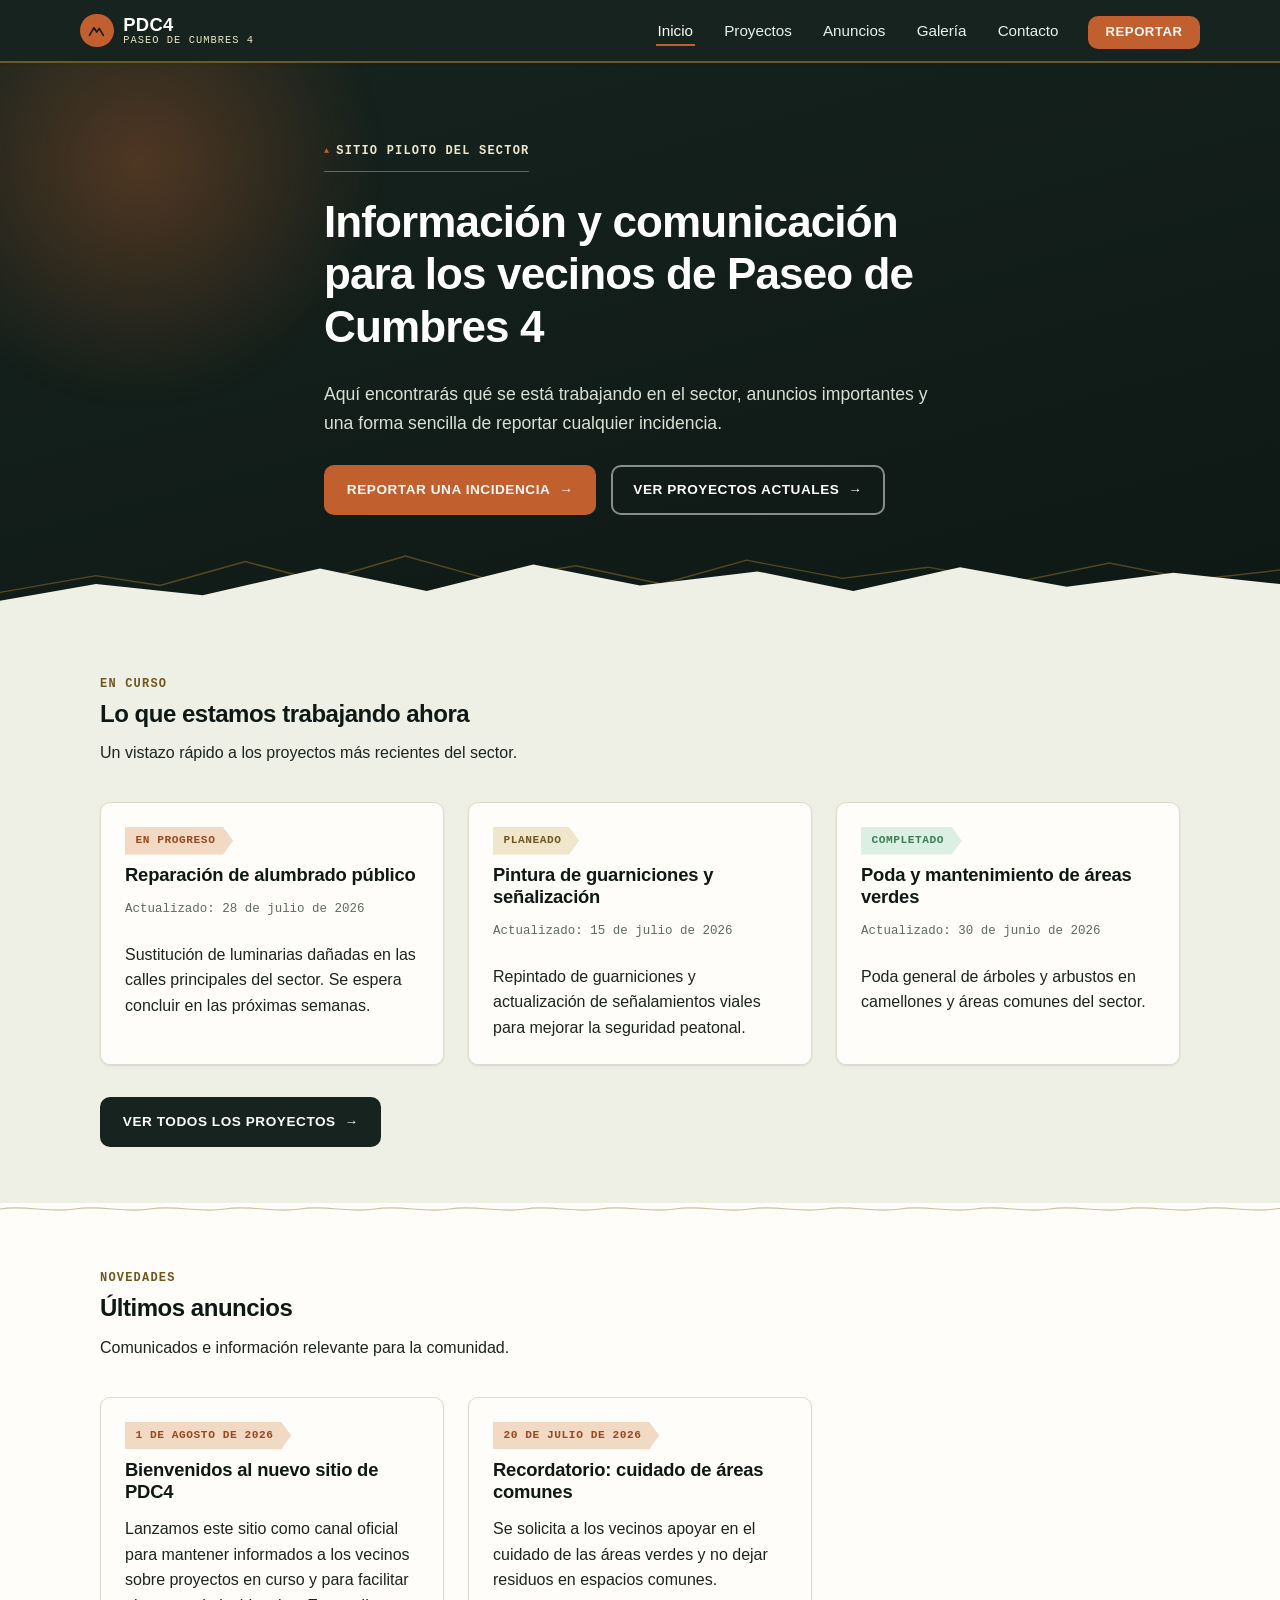
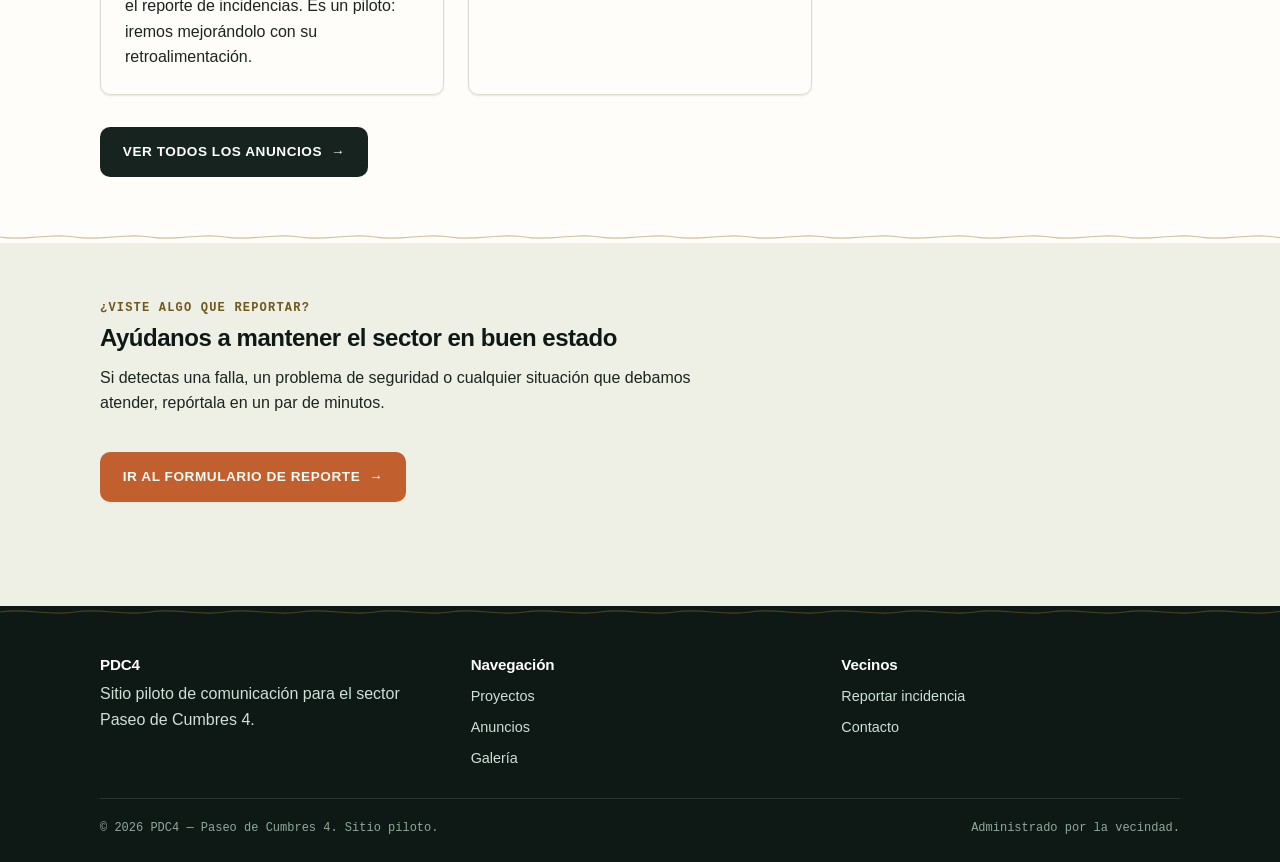
<file: index.html>
<!DOCTYPE html>
<html lang="es">
<head>
  <meta charset="UTF-8" />
  <meta name="viewport" content="width=device-width, initial-scale=1.0" />
  <title>PDC4 · Paseo de Cumbres 4</title>
  <meta name="description" content="Sitio oficial del sector Paseo de Cumbres 4: proyectos en curso, anuncios y reporte de incidencias para los vecinos." />
  <link rel="icon" href="data:image/svg+xml,%3Csvg xmlns='http://www.w3.org/2000/svg' viewBox='0 0 100 100'%3E%3Crect width='100' height='100' rx='20' fill='%2316231e'/%3E%3Cpath d='M15 72 L38 34 L52 56 L65 28 L90 72 Z' fill='%23c1602e'/%3E%3C/svg%3E" />
  <link rel="stylesheet" href="css/styles.css" />
</head>
<body>
  <a class="skip-link" href="#main">Saltar al contenido principal</a>

  <header class="site-header">
    <nav class="nav container" data-open="false">
      <a class="nav__brand" href="index.html">
        <span class="nav__brand-mark" aria-hidden="true"><svg viewBox="0 0 24 24" width="18" height="18" fill="none" stroke="currentColor" stroke-width="2.2" stroke-linecap="round" stroke-linejoin="round"><path d="M2 19 L8.5 8 L12.5 14.5 L16 9 L22 19"/></svg></span>
        <span class="nav__brand-text">
          PDC4
          <span class="nav__brand-sub">Paseo de Cumbres 4</span>
        </span>
      </a>
      <button class="nav__toggle" type="button" aria-expanded="false" aria-controls="nav-list" aria-label="Abrir menú de navegación">
        <span class="nav__toggle-icon"></span>
      </button>
      <ul class="nav__list" id="nav-list">
        <li><a class="nav__link" href="index.html" aria-current="page">Inicio</a></li>
        <li><a class="nav__link" href="proyectos.html">Proyectos</a></li>
        <li><a class="nav__link" href="anuncios.html">Anuncios</a></li>
        <li><a class="nav__link" href="galeria.html">Galería</a></li>
        <li><a class="nav__link" href="contacto.html">Contacto</a></li>
        <li><a class="nav__link nav__cta" href="reportar.html">Reportar</a></li>
      </ul>
    </nav>
  </header>

  <main id="main">
    <section class="hero">
      <div class="container hero__inner">
        <span class="hero__eyebrow">Sitio piloto del sector</span>
        <h1>Información y comunicación para los vecinos de Paseo de Cumbres 4</h1>
        <p>
          Aquí encontrarás qué se está trabajando en el sector, anuncios importantes
          y una forma sencilla de reportar cualquier incidencia.
        </p>
        <div class="hero__actions">
          <a class="btn btn--primary" href="reportar.html">Reportar una incidencia</a>
          <a class="btn btn--outline" href="proyectos.html">Ver proyectos actuales</a>
        </div>
      </div>
    </section>

    <section class="section">
      <div class="container">
        <div class="section__head">
          <span class="section__kicker">En curso</span>
          <h2>Lo que estamos trabajando ahora</h2>
          <p>Un vistazo rápido a los proyectos más recientes del sector.</p>
        </div>
        <div class="grid" id="proyectos-destacados">
          <p class="state-msg">Cargando proyectos…</p>
        </div>
        <div class="section__foot">
          <a class="btn btn--solid-dark" href="proyectos.html">Ver todos los proyectos</a>
        </div>
      </div>
    </section>

    <section class="section section--muted">
      <div class="container">
        <div class="section__head">
          <span class="section__kicker">Novedades</span>
          <h2>Últimos anuncios</h2>
          <p>Comunicados e información relevante para la comunidad.</p>
        </div>
        <div class="grid" id="anuncios-destacados">
          <p class="state-msg">Cargando anuncios…</p>
        </div>
        <div class="section__foot">
          <a class="btn btn--solid-dark" href="anuncios.html">Ver todos los anuncios</a>
        </div>
      </div>
    </section>

    <section class="section">
      <div class="container">
        <div class="section__head">
          <span class="section__kicker">¿Viste algo que reportar?</span>
          <h2>Ayúdanos a mantener el sector en buen estado</h2>
          <p>
            Si detectas una falla, un problema de seguridad o cualquier situación que
            debamos atender, repórtala en un par de minutos.
          </p>
        </div>
        <a class="btn btn--primary" href="reportar.html">Ir al formulario de reporte</a>
      </div>
    </section>
  </main>

  <footer class="site-footer">
    <div class="container">
      <div class="footer-grid">
        <div>
          <h4>PDC4</h4>
          <p>Sitio piloto de comunicación para el sector Paseo de Cumbres 4.</p>
        </div>
        <div>
          <h4>Navegación</h4>
          <a href="proyectos.html">Proyectos</a>
          <a href="anuncios.html">Anuncios</a>
          <a href="galeria.html">Galería</a>
        </div>
        <div>
          <h4>Vecinos</h4>
          <a href="reportar.html">Reportar incidencia</a>
          <a href="contacto.html">Contacto</a>
        </div>
      </div>
      <div class="site-footer__bottom">
        <span>© 2026 PDC4 — Paseo de Cumbres 4. Sitio piloto.</span>
        <span>Administrado por la vecindad.</span>
      </div>
    </div>
  </footer>

  <script src="js/main.js"></script>
</body>
</html>
</file>
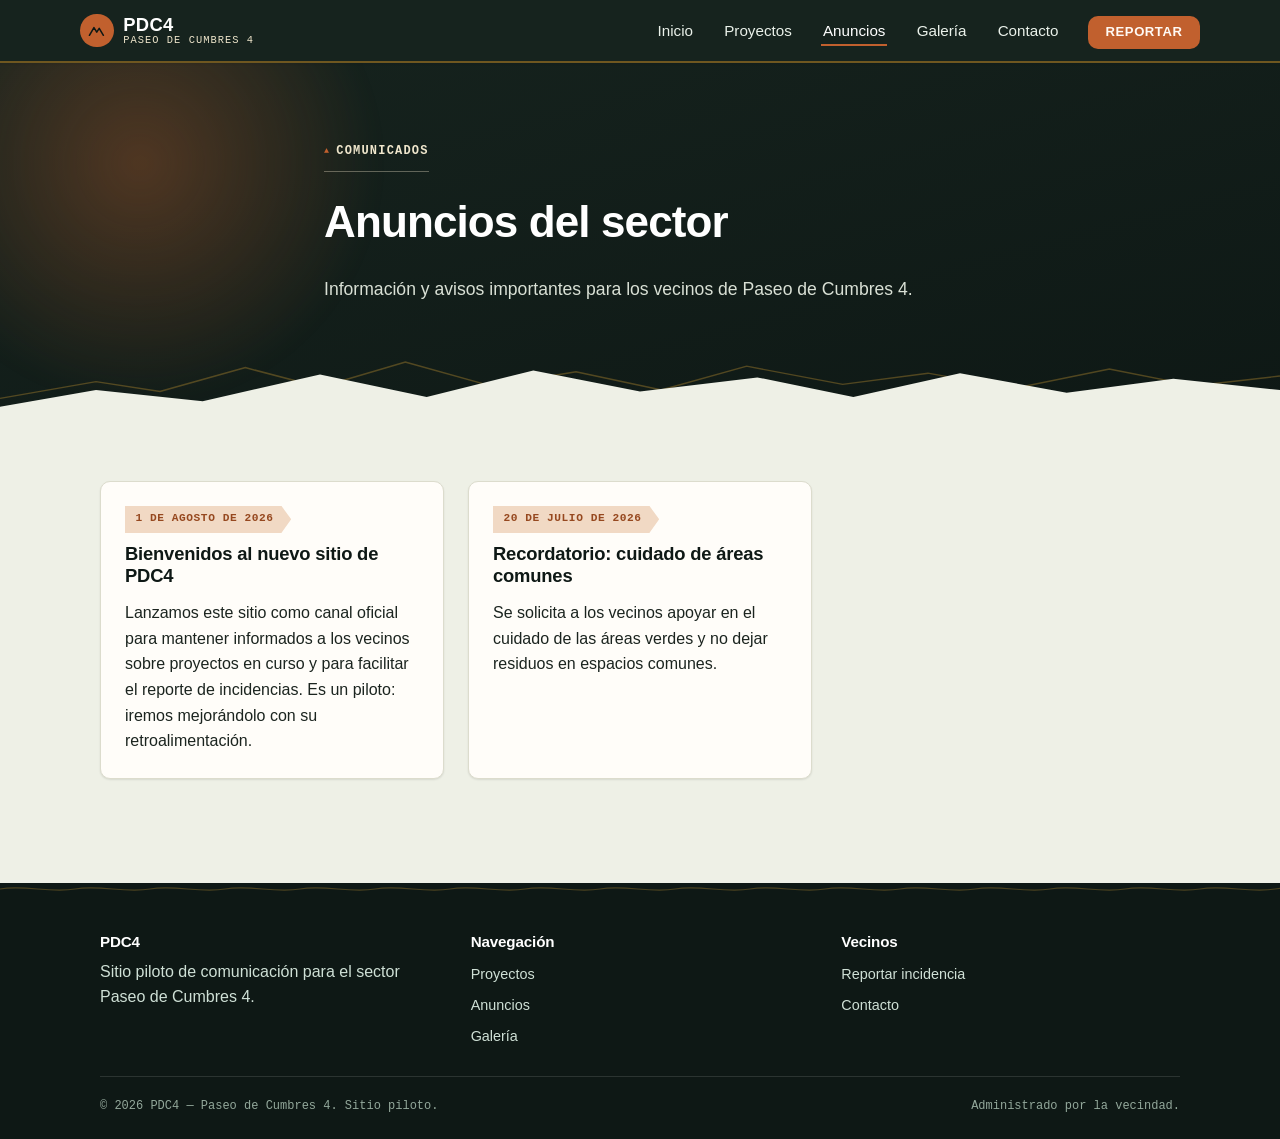
<file: anuncios.html>
<!DOCTYPE html>
<html lang="es">
<head>
  <meta charset="UTF-8" />
  <meta name="viewport" content="width=device-width, initial-scale=1.0" />
  <title>Anuncios · PDC4</title>
  <meta name="description" content="Anuncios y comunicados oficiales para los vecinos del sector Paseo de Cumbres 4." />
  <link rel="icon" href="data:image/svg+xml,%3Csvg xmlns='http://www.w3.org/2000/svg' viewBox='0 0 100 100'%3E%3Crect width='100' height='100' rx='20' fill='%2316231e'/%3E%3Cpath d='M15 72 L38 34 L52 56 L65 28 L90 72 Z' fill='%23c1602e'/%3E%3C/svg%3E" />
  <link rel="stylesheet" href="css/styles.css" />
</head>
<body>
  <a class="skip-link" href="#main">Saltar al contenido principal</a>

  <header class="site-header">
    <nav class="nav container" data-open="false">
      <a class="nav__brand" href="index.html">
        <span class="nav__brand-mark" aria-hidden="true"><svg viewBox="0 0 24 24" width="18" height="18" fill="none" stroke="currentColor" stroke-width="2.2" stroke-linecap="round" stroke-linejoin="round"><path d="M2 19 L8.5 8 L12.5 14.5 L16 9 L22 19"/></svg></span>
        <span class="nav__brand-text">
          PDC4
          <span class="nav__brand-sub">Paseo de Cumbres 4</span>
        </span>
      </a>
      <button class="nav__toggle" type="button" aria-expanded="false" aria-controls="nav-list" aria-label="Abrir menú de navegación">
        <span class="nav__toggle-icon"></span>
      </button>
      <ul class="nav__list" id="nav-list">
        <li><a class="nav__link" href="index.html">Inicio</a></li>
        <li><a class="nav__link" href="proyectos.html">Proyectos</a></li>
        <li><a class="nav__link" href="anuncios.html" aria-current="page">Anuncios</a></li>
        <li><a class="nav__link" href="galeria.html">Galería</a></li>
        <li><a class="nav__link" href="contacto.html">Contacto</a></li>
        <li><a class="nav__link nav__cta" href="reportar.html">Reportar</a></li>
      </ul>
    </nav>
  </header>

  <main id="main">
    <section class="hero">
      <div class="container hero__inner">
        <span class="hero__eyebrow">Comunicados</span>
        <h1>Anuncios del sector</h1>
        <p>Información y avisos importantes para los vecinos de Paseo de Cumbres 4.</p>
      </div>
    </section>

    <section class="section">
      <div class="container">
        <div class="grid" id="anuncios-lista">
          <p class="state-msg">Cargando anuncios…</p>
        </div>
      </div>
    </section>
  </main>

  <footer class="site-footer">
    <div class="container">
      <div class="footer-grid">
        <div>
          <h4>PDC4</h4>
          <p>Sitio piloto de comunicación para el sector Paseo de Cumbres 4.</p>
        </div>
        <div>
          <h4>Navegación</h4>
          <a href="proyectos.html">Proyectos</a>
          <a href="anuncios.html">Anuncios</a>
          <a href="galeria.html">Galería</a>
        </div>
        <div>
          <h4>Vecinos</h4>
          <a href="reportar.html">Reportar incidencia</a>
          <a href="contacto.html">Contacto</a>
        </div>
      </div>
      <div class="site-footer__bottom">
        <span>© 2026 PDC4 — Paseo de Cumbres 4. Sitio piloto.</span>
        <span>Administrado por la vecindad.</span>
      </div>
    </div>
  </footer>

  <script src="js/main.js"></script>
</body>
</html>
</file>
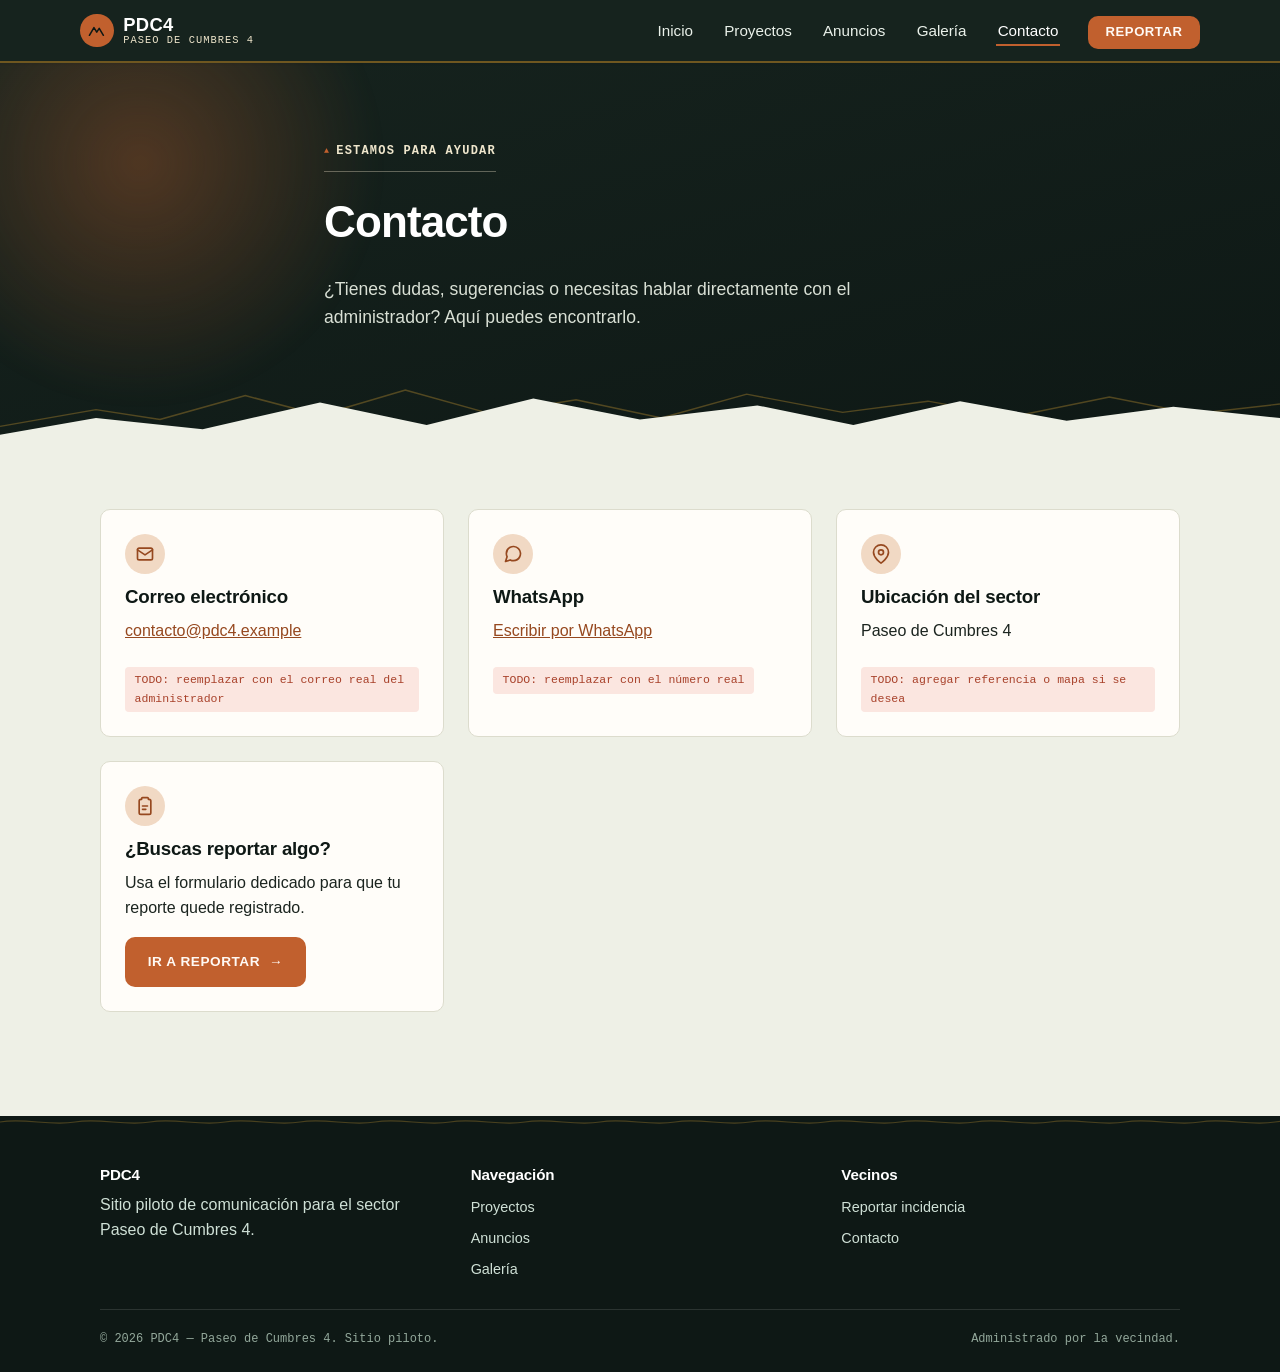
<file: contacto.html>
<!DOCTYPE html>
<html lang="es">
<head>
  <meta charset="UTF-8" />
  <meta name="viewport" content="width=device-width, initial-scale=1.0" />
  <title>Contacto · PDC4</title>
  <meta name="description" content="Información de contacto del administrador del sector Paseo de Cumbres 4." />
  <link rel="icon" href="data:image/svg+xml,%3Csvg xmlns='http://www.w3.org/2000/svg' viewBox='0 0 100 100'%3E%3Crect width='100' height='100' rx='20' fill='%2316231e'/%3E%3Cpath d='M15 72 L38 34 L52 56 L65 28 L90 72 Z' fill='%23c1602e'/%3E%3C/svg%3E" />
  <link rel="stylesheet" href="css/styles.css" />
</head>
<body>
  <a class="skip-link" href="#main">Saltar al contenido principal</a>

  <header class="site-header">
    <nav class="nav container" data-open="false">
      <a class="nav__brand" href="index.html">
        <span class="nav__brand-mark" aria-hidden="true"><svg viewBox="0 0 24 24" width="18" height="18" fill="none" stroke="currentColor" stroke-width="2.2" stroke-linecap="round" stroke-linejoin="round"><path d="M2 19 L8.5 8 L12.5 14.5 L16 9 L22 19"/></svg></span>
        <span class="nav__brand-text">
          PDC4
          <span class="nav__brand-sub">Paseo de Cumbres 4</span>
        </span>
      </a>
      <button class="nav__toggle" type="button" aria-expanded="false" aria-controls="nav-list" aria-label="Abrir menú de navegación">
        <span class="nav__toggle-icon"></span>
      </button>
      <ul class="nav__list" id="nav-list">
        <li><a class="nav__link" href="index.html">Inicio</a></li>
        <li><a class="nav__link" href="proyectos.html">Proyectos</a></li>
        <li><a class="nav__link" href="anuncios.html">Anuncios</a></li>
        <li><a class="nav__link" href="galeria.html">Galería</a></li>
        <li><a class="nav__link" href="contacto.html" aria-current="page">Contacto</a></li>
        <li><a class="nav__link nav__cta" href="reportar.html">Reportar</a></li>
      </ul>
    </nav>
  </header>

  <main id="main">
    <section class="hero">
      <div class="container hero__inner">
        <span class="hero__eyebrow">Estamos para ayudar</span>
        <h1>Contacto</h1>
        <p>¿Tienes dudas, sugerencias o necesitas hablar directamente con el administrador? Aquí puedes encontrarlo.</p>
      </div>
    </section>

    <section class="section">
      <div class="container">
        <div class="contact-grid">
          <div class="contact-card">
            <div class="contact-card__icon" aria-hidden="true"><svg viewBox="0 0 24 24" width="20" height="20" fill="none" stroke="currentColor" stroke-width="2" stroke-linecap="round" stroke-linejoin="round"><rect x="3" y="5" width="18" height="14" rx="2"/><path d="M3 7l9 6 9-6"/></svg></div>
            <h3>Correo electrónico</h3>
            <p><a href="mailto:contacto@pdc4.example">contacto@pdc4.example</a></p>
            <span class="editable-note">TODO: reemplazar con el correo real del administrador</span>
          </div>
          <div class="contact-card">
            <div class="contact-card__icon" aria-hidden="true"><svg viewBox="0 0 24 24" width="20" height="20" fill="none" stroke="currentColor" stroke-width="2" stroke-linecap="round" stroke-linejoin="round"><path d="M21 11.5a8.38 8.38 0 0 1-.9 3.8 8.5 8.5 0 0 1-7.6 4.7 8.38 8.38 0 0 1-3.8-.9L3 21l1.9-5.7a8.38 8.38 0 0 1-.9-3.8 8.5 8.5 0 0 1 4.7-7.6 8.38 8.38 0 0 1 3.8-.9h.5a8.48 8.48 0 0 1 8 8v.5z"/></svg></div>
            <h3>WhatsApp</h3>
            <p><a href="https://wa.me/0000000000" target="_blank" rel="noopener">Escribir por WhatsApp</a></p>
            <span class="editable-note">TODO: reemplazar con el número real</span>
          </div>
          <div class="contact-card">
            <div class="contact-card__icon" aria-hidden="true"><svg viewBox="0 0 24 24" width="20" height="20" fill="none" stroke="currentColor" stroke-width="2" stroke-linecap="round" stroke-linejoin="round"><path d="M21 10c0 7-9 13-9 13s-9-6-9-13a9 9 0 0 1 18 0z"/><circle cx="12" cy="10" r="3"/></svg></div>
            <h3>Ubicación del sector</h3>
            <p>Paseo de Cumbres 4</p>
            <span class="editable-note">TODO: agregar referencia o mapa si se desea</span>
          </div>
          <div class="contact-card">
            <div class="contact-card__icon" aria-hidden="true"><svg viewBox="0 0 24 24" width="20" height="20" fill="none" stroke="currentColor" stroke-width="2" stroke-linecap="round" stroke-linejoin="round"><path d="M9 2h6a1 1 0 0 1 1 1v1h1a2 2 0 0 1 2 2v14a2 2 0 0 1-2 2H7a2 2 0 0 1-2-2V6a2 2 0 0 1 2-2h1V3a1 1 0 0 1 1-1z"/><path d="M9 12h6M9 16h4"/></svg></div>
            <h3>¿Buscas reportar algo?</h3>
            <p>Usa el formulario dedicado para que tu reporte quede registrado.</p>
            <a class="btn btn--primary" href="reportar.html">Ir a Reportar</a>
          </div>
        </div>
      </div>
    </section>
  </main>

  <footer class="site-footer">
    <div class="container">
      <div class="footer-grid">
        <div>
          <h4>PDC4</h4>
          <p>Sitio piloto de comunicación para el sector Paseo de Cumbres 4.</p>
        </div>
        <div>
          <h4>Navegación</h4>
          <a href="proyectos.html">Proyectos</a>
          <a href="anuncios.html">Anuncios</a>
          <a href="galeria.html">Galería</a>
        </div>
        <div>
          <h4>Vecinos</h4>
          <a href="reportar.html">Reportar incidencia</a>
          <a href="contacto.html">Contacto</a>
        </div>
      </div>
      <div class="site-footer__bottom">
        <span>© 2026 PDC4 — Paseo de Cumbres 4. Sitio piloto.</span>
        <span>Administrado por la vecindad.</span>
      </div>
    </div>
  </footer>

  <script src="js/main.js"></script>
</body>
</html>
</file>
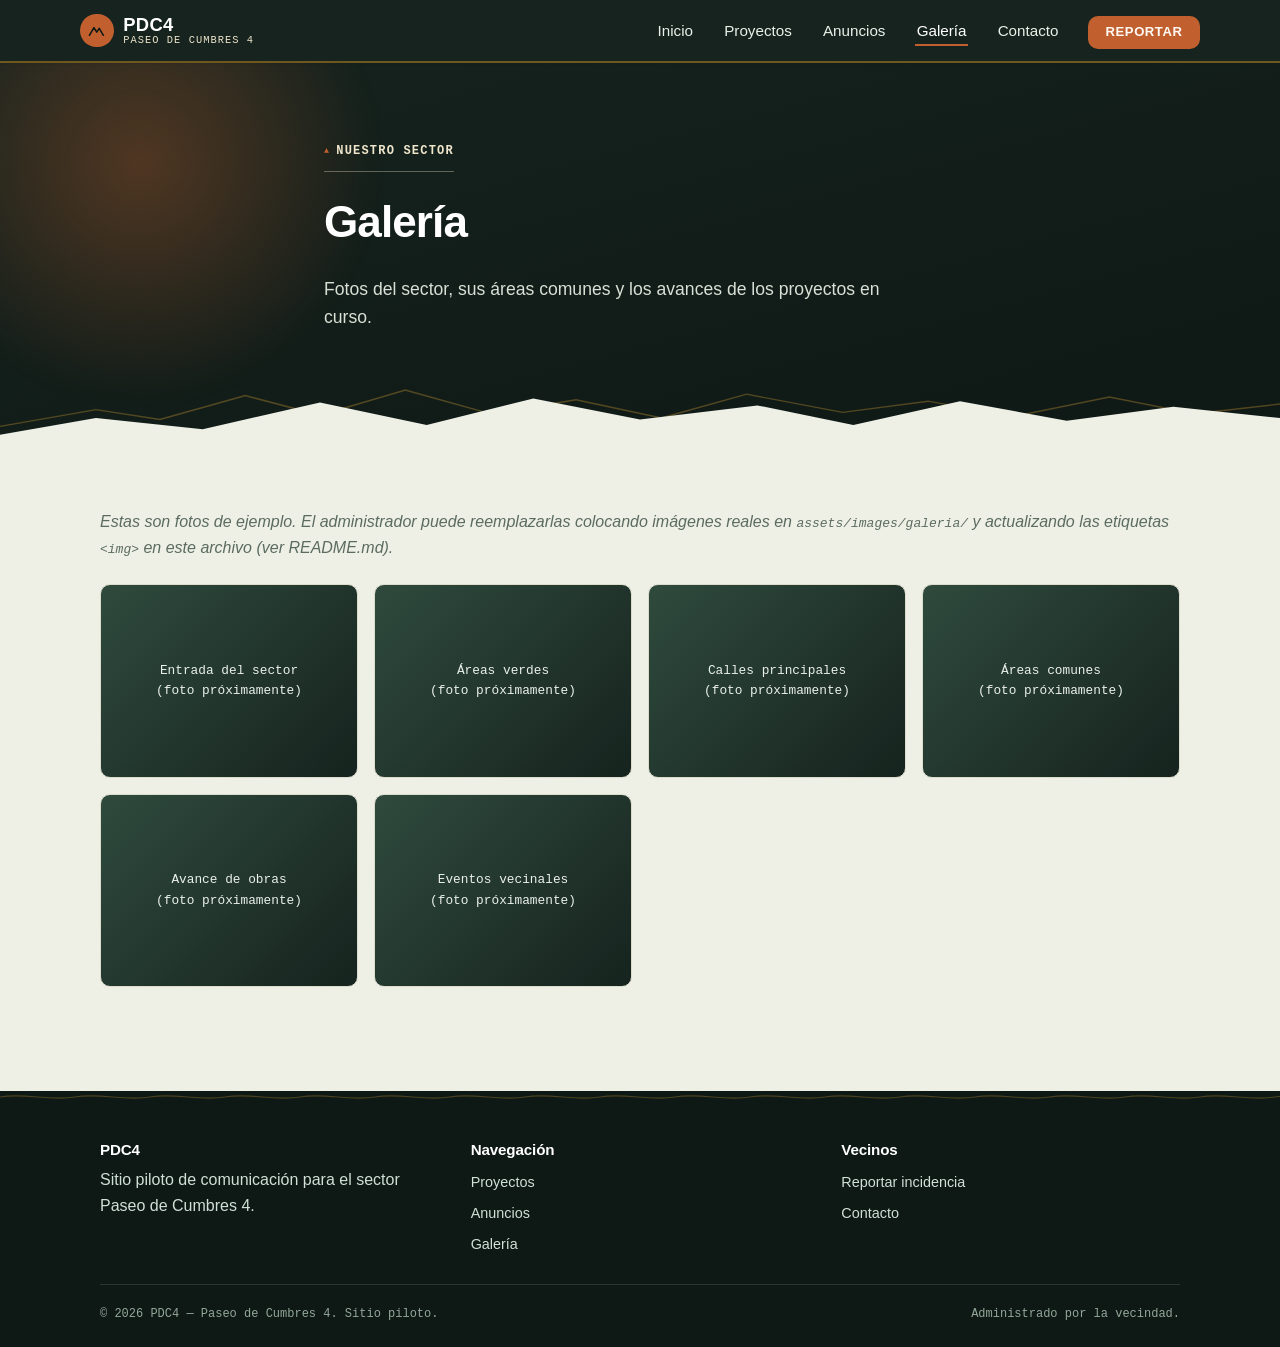
<file: galeria.html>
<!DOCTYPE html>
<html lang="es">
<head>
  <meta charset="UTF-8" />
  <meta name="viewport" content="width=device-width, initial-scale=1.0" />
  <title>Galería · PDC4</title>
  <meta name="description" content="Galería de fotos del sector Paseo de Cumbres 4." />
  <link rel="icon" href="data:image/svg+xml,%3Csvg xmlns='http://www.w3.org/2000/svg' viewBox='0 0 100 100'%3E%3Crect width='100' height='100' rx='20' fill='%2316231e'/%3E%3Cpath d='M15 72 L38 34 L52 56 L65 28 L90 72 Z' fill='%23c1602e'/%3E%3C/svg%3E" />
  <link rel="stylesheet" href="css/styles.css" />
</head>
<body>
  <a class="skip-link" href="#main">Saltar al contenido principal</a>

  <header class="site-header">
    <nav class="nav container" data-open="false">
      <a class="nav__brand" href="index.html">
        <span class="nav__brand-mark" aria-hidden="true"><svg viewBox="0 0 24 24" width="18" height="18" fill="none" stroke="currentColor" stroke-width="2.2" stroke-linecap="round" stroke-linejoin="round"><path d="M2 19 L8.5 8 L12.5 14.5 L16 9 L22 19"/></svg></span>
        <span class="nav__brand-text">
          PDC4
          <span class="nav__brand-sub">Paseo de Cumbres 4</span>
        </span>
      </a>
      <button class="nav__toggle" type="button" aria-expanded="false" aria-controls="nav-list" aria-label="Abrir menú de navegación">
        <span class="nav__toggle-icon"></span>
      </button>
      <ul class="nav__list" id="nav-list">
        <li><a class="nav__link" href="index.html">Inicio</a></li>
        <li><a class="nav__link" href="proyectos.html">Proyectos</a></li>
        <li><a class="nav__link" href="anuncios.html">Anuncios</a></li>
        <li><a class="nav__link" href="galeria.html" aria-current="page">Galería</a></li>
        <li><a class="nav__link" href="contacto.html">Contacto</a></li>
        <li><a class="nav__link nav__cta" href="reportar.html">Reportar</a></li>
      </ul>
    </nav>
  </header>

  <main id="main">
    <section class="hero">
      <div class="container hero__inner">
        <span class="hero__eyebrow">Nuestro sector</span>
        <h1>Galería</h1>
        <p>Fotos del sector, sus áreas comunes y los avances de los proyectos en curso.</p>
      </div>
    </section>

    <section class="section">
      <div class="container">
        <p class="state-msg" style="margin-bottom:1.5rem;">
          Estas son fotos de ejemplo. El administrador puede reemplazarlas colocando imágenes reales en
          <code>assets/images/galeria/</code> y actualizando las etiquetas <code>&lt;img&gt;</code> en este archivo (ver README.md).
        </p>
        <div class="gallery-grid">
          <div class="gallery-item"><span class="gallery-item__placeholder">Entrada del sector<br />(foto próximamente)</span></div>
          <div class="gallery-item"><span class="gallery-item__placeholder">Áreas verdes<br />(foto próximamente)</span></div>
          <div class="gallery-item"><span class="gallery-item__placeholder">Calles principales<br />(foto próximamente)</span></div>
          <div class="gallery-item"><span class="gallery-item__placeholder">Áreas comunes<br />(foto próximamente)</span></div>
          <div class="gallery-item"><span class="gallery-item__placeholder">Avance de obras<br />(foto próximamente)</span></div>
          <div class="gallery-item"><span class="gallery-item__placeholder">Eventos vecinales<br />(foto próximamente)</span></div>
        </div>
      </div>
    </section>
  </main>

  <footer class="site-footer">
    <div class="container">
      <div class="footer-grid">
        <div>
          <h4>PDC4</h4>
          <p>Sitio piloto de comunicación para el sector Paseo de Cumbres 4.</p>
        </div>
        <div>
          <h4>Navegación</h4>
          <a href="proyectos.html">Proyectos</a>
          <a href="anuncios.html">Anuncios</a>
          <a href="galeria.html">Galería</a>
        </div>
        <div>
          <h4>Vecinos</h4>
          <a href="reportar.html">Reportar incidencia</a>
          <a href="contacto.html">Contacto</a>
        </div>
      </div>
      <div class="site-footer__bottom">
        <span>© 2026 PDC4 — Paseo de Cumbres 4. Sitio piloto.</span>
        <span>Administrado por la vecindad.</span>
      </div>
    </div>
  </footer>

  <script src="js/main.js"></script>
</body>
</html>
</file>
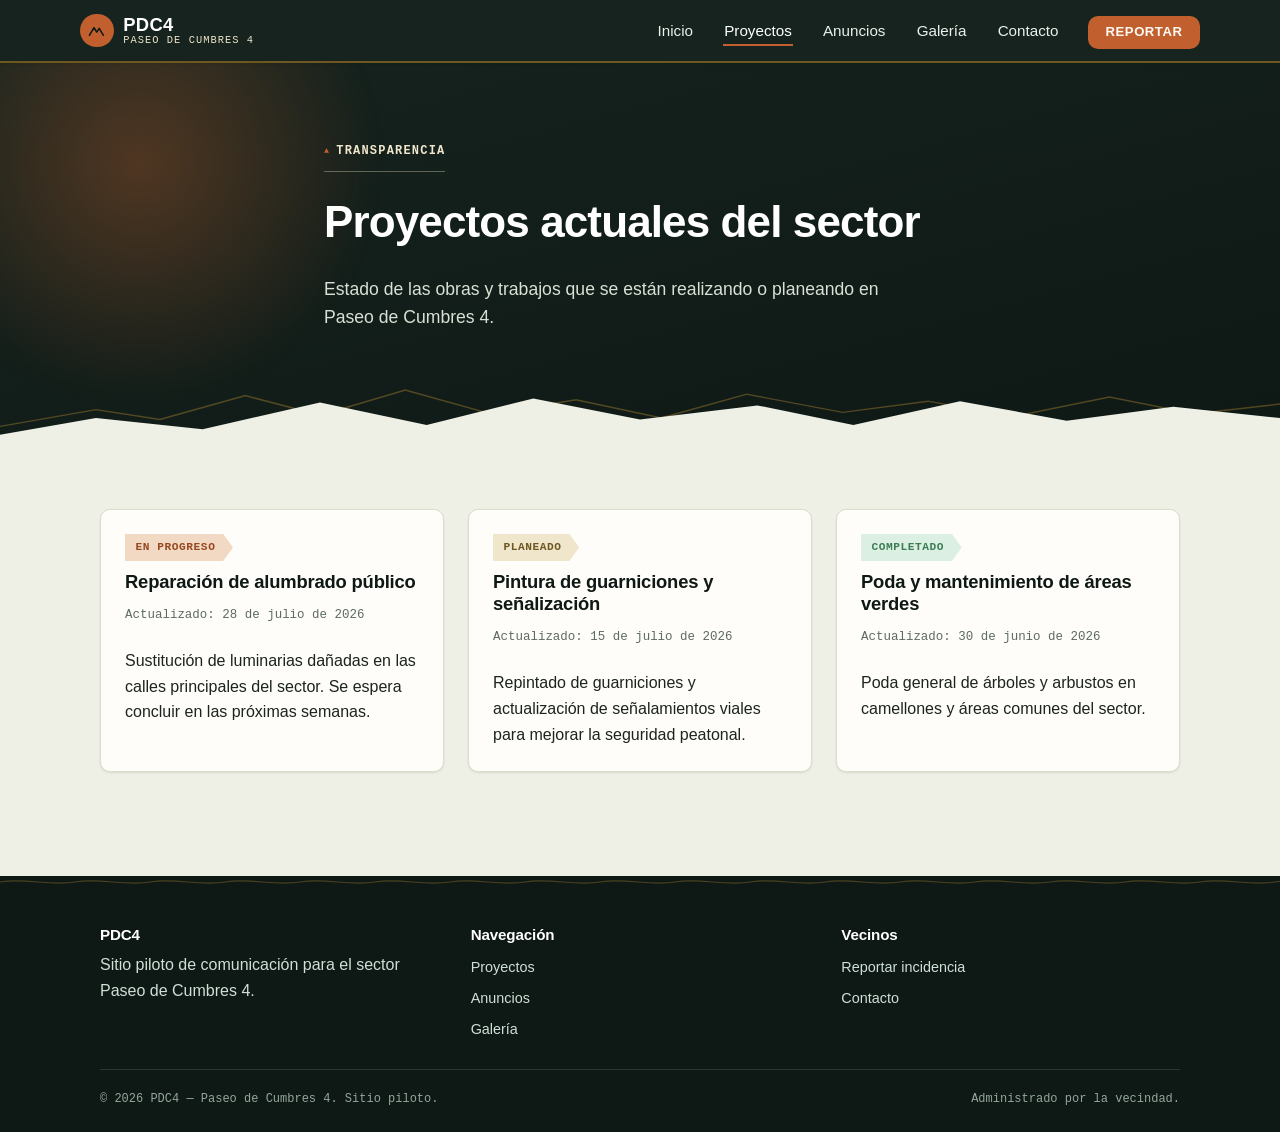
<file: proyectos.html>
<!DOCTYPE html>
<html lang="es">
<head>
  <meta charset="UTF-8" />
  <meta name="viewport" content="width=device-width, initial-scale=1.0" />
  <title>Proyectos actuales · PDC4</title>
  <meta name="description" content="Proyectos y trabajos en curso en el sector Paseo de Cumbres 4." />
  <link rel="icon" href="data:image/svg+xml,%3Csvg xmlns='http://www.w3.org/2000/svg' viewBox='0 0 100 100'%3E%3Crect width='100' height='100' rx='20' fill='%2316231e'/%3E%3Cpath d='M15 72 L38 34 L52 56 L65 28 L90 72 Z' fill='%23c1602e'/%3E%3C/svg%3E" />
  <link rel="stylesheet" href="css/styles.css" />
</head>
<body>
  <a class="skip-link" href="#main">Saltar al contenido principal</a>

  <header class="site-header">
    <nav class="nav container" data-open="false">
      <a class="nav__brand" href="index.html">
        <span class="nav__brand-mark" aria-hidden="true"><svg viewBox="0 0 24 24" width="18" height="18" fill="none" stroke="currentColor" stroke-width="2.2" stroke-linecap="round" stroke-linejoin="round"><path d="M2 19 L8.5 8 L12.5 14.5 L16 9 L22 19"/></svg></span>
        <span class="nav__brand-text">
          PDC4
          <span class="nav__brand-sub">Paseo de Cumbres 4</span>
        </span>
      </a>
      <button class="nav__toggle" type="button" aria-expanded="false" aria-controls="nav-list" aria-label="Abrir menú de navegación">
        <span class="nav__toggle-icon"></span>
      </button>
      <ul class="nav__list" id="nav-list">
        <li><a class="nav__link" href="index.html">Inicio</a></li>
        <li><a class="nav__link" href="proyectos.html" aria-current="page">Proyectos</a></li>
        <li><a class="nav__link" href="anuncios.html">Anuncios</a></li>
        <li><a class="nav__link" href="galeria.html">Galería</a></li>
        <li><a class="nav__link" href="contacto.html">Contacto</a></li>
        <li><a class="nav__link nav__cta" href="reportar.html">Reportar</a></li>
      </ul>
    </nav>
  </header>

  <main id="main">
    <section class="hero">
      <div class="container hero__inner">
        <span class="hero__eyebrow">Transparencia</span>
        <h1>Proyectos actuales del sector</h1>
        <p>Estado de las obras y trabajos que se están realizando o planeando en Paseo de Cumbres 4.</p>
      </div>
    </section>

    <section class="section">
      <div class="container">
        <div class="grid" id="proyectos-lista">
          <p class="state-msg">Cargando proyectos…</p>
        </div>
      </div>
    </section>
  </main>

  <footer class="site-footer">
    <div class="container">
      <div class="footer-grid">
        <div>
          <h4>PDC4</h4>
          <p>Sitio piloto de comunicación para el sector Paseo de Cumbres 4.</p>
        </div>
        <div>
          <h4>Navegación</h4>
          <a href="proyectos.html">Proyectos</a>
          <a href="anuncios.html">Anuncios</a>
          <a href="galeria.html">Galería</a>
        </div>
        <div>
          <h4>Vecinos</h4>
          <a href="reportar.html">Reportar incidencia</a>
          <a href="contacto.html">Contacto</a>
        </div>
      </div>
      <div class="site-footer__bottom">
        <span>© 2026 PDC4 — Paseo de Cumbres 4. Sitio piloto.</span>
        <span>Administrado por la vecindad.</span>
      </div>
    </div>
  </footer>

  <script src="js/main.js"></script>
</body>
</html>
</file>
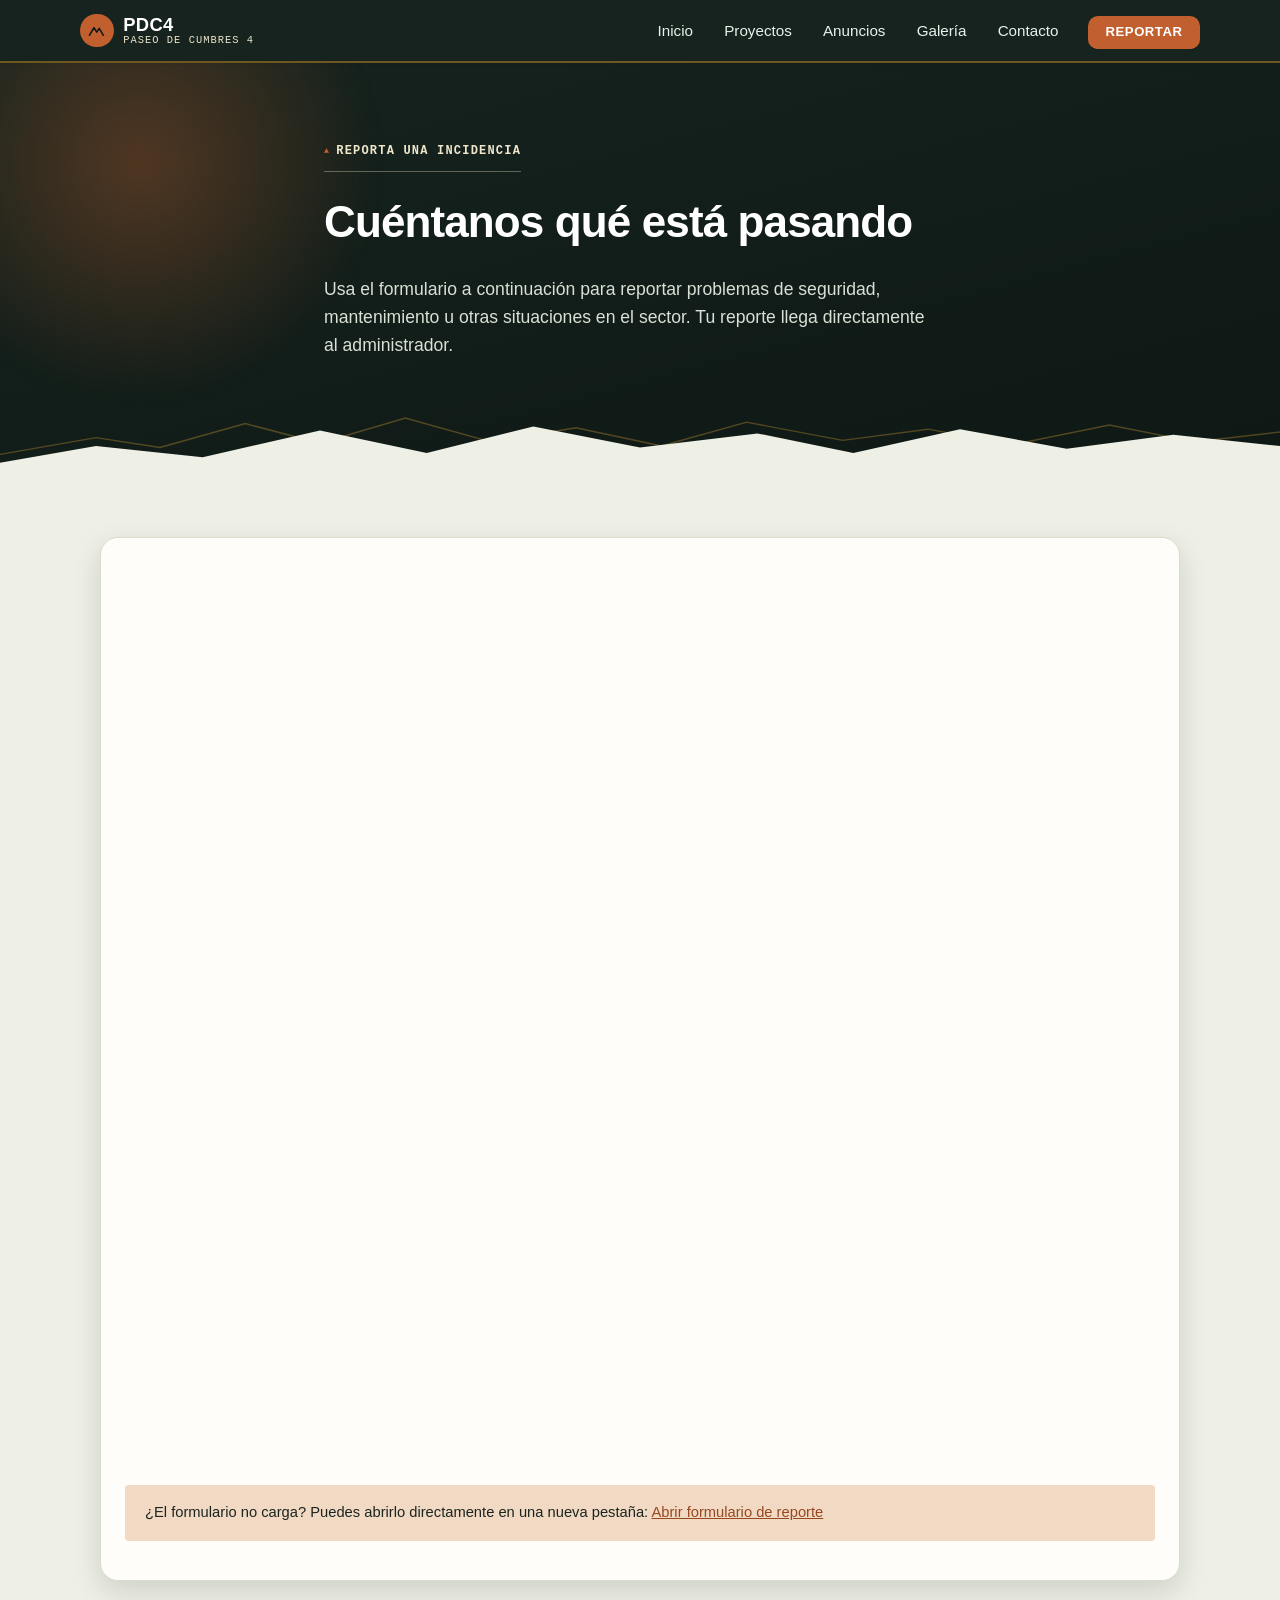
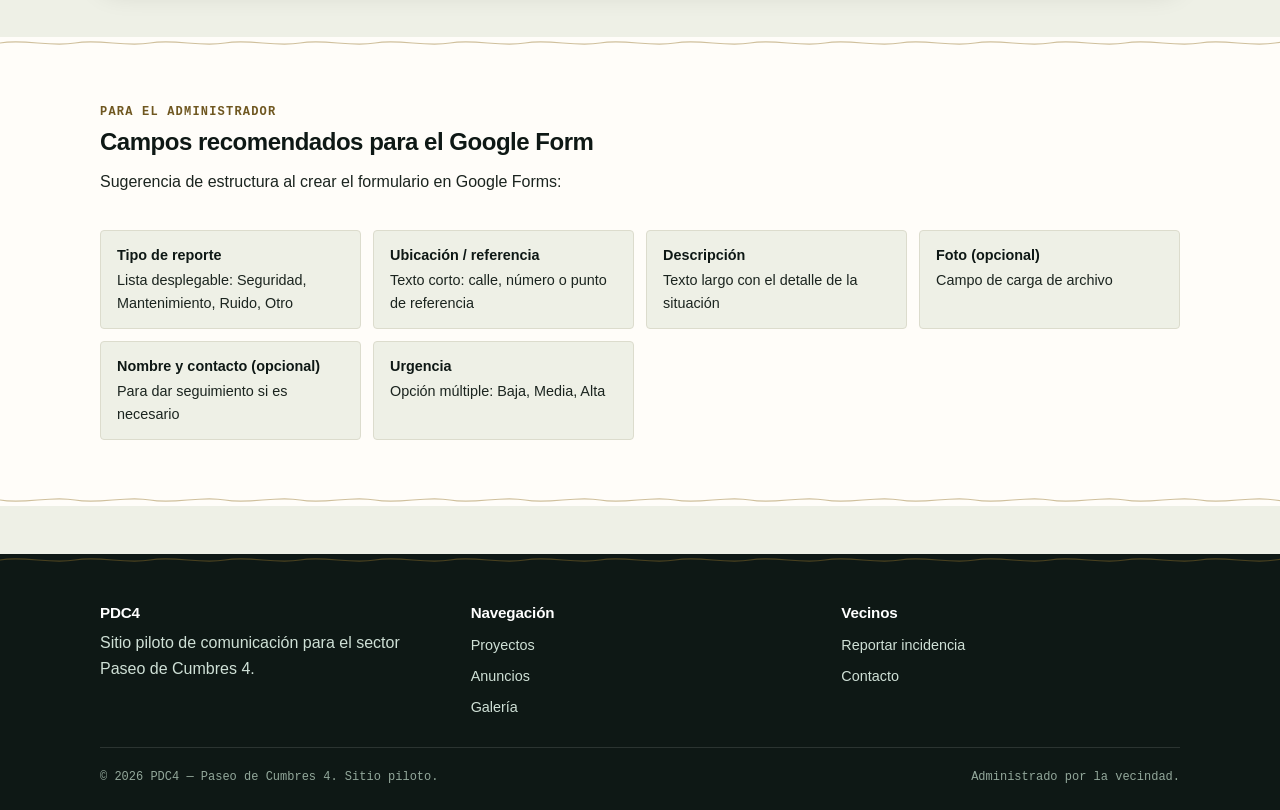
<file: reportar.html>
<!DOCTYPE html>
<html lang="es">
<head>
  <meta charset="UTF-8" />
  <meta name="viewport" content="width=device-width, initial-scale=1.0" />
  <title>Reportar una incidencia · PDC4</title>
  <meta name="description" content="Reporta incidencias de seguridad, mantenimiento u otras situaciones en el sector Paseo de Cumbres 4." />
  <link rel="icon" href="data:image/svg+xml,%3Csvg xmlns='http://www.w3.org/2000/svg' viewBox='0 0 100 100'%3E%3Crect width='100' height='100' rx='20' fill='%2316231e'/%3E%3Cpath d='M15 72 L38 34 L52 56 L65 28 L90 72 Z' fill='%23c1602e'/%3E%3C/svg%3E" />
  <link rel="stylesheet" href="css/styles.css" />
</head>
<body>
  <a class="skip-link" href="#main">Saltar al contenido principal</a>

  <header class="site-header">
    <nav class="nav container" data-open="false">
      <a class="nav__brand" href="index.html">
        <span class="nav__brand-mark" aria-hidden="true"><svg viewBox="0 0 24 24" width="18" height="18" fill="none" stroke="currentColor" stroke-width="2.2" stroke-linecap="round" stroke-linejoin="round"><path d="M2 19 L8.5 8 L12.5 14.5 L16 9 L22 19"/></svg></span>
        <span class="nav__brand-text">
          PDC4
          <span class="nav__brand-sub">Paseo de Cumbres 4</span>
        </span>
      </a>
      <button class="nav__toggle" type="button" aria-expanded="false" aria-controls="nav-list" aria-label="Abrir menú de navegación">
        <span class="nav__toggle-icon"></span>
      </button>
      <ul class="nav__list" id="nav-list">
        <li><a class="nav__link" href="index.html">Inicio</a></li>
        <li><a class="nav__link" href="proyectos.html">Proyectos</a></li>
        <li><a class="nav__link" href="anuncios.html">Anuncios</a></li>
        <li><a class="nav__link" href="galeria.html">Galería</a></li>
        <li><a class="nav__link" href="contacto.html">Contacto</a></li>
        <li><a class="nav__link nav__cta" href="reportar.html" aria-current="page">Reportar</a></li>
      </ul>
    </nav>
  </header>

  <main id="main">
    <section class="hero">
      <div class="container hero__inner">
        <span class="hero__eyebrow">Reporta una incidencia</span>
        <h1>Cuéntanos qué está pasando</h1>
        <p>
          Usa el formulario a continuación para reportar problemas de seguridad, mantenimiento
          u otras situaciones en el sector. Tu reporte llega directamente al administrador.
        </p>
      </div>
    </section>

    <section class="section">
      <div class="container">
        <div class="report-panel">
          <!--
            TODO (administrador): reemplazar el "src" del iframe con el enlace de
            "Insertar" de tu Google Form (Formulario de Google > Enviar > Insertar HTML <>).
            Debe verse similar a:
            https://docs.google.com/forms/d/e/TU_ID_DE_FORMULARIO/viewform?embedded=true
          -->
          <iframe
            src="https://docs.google.com/forms/d/e/TODO_REEMPLAZAR_CON_TU_FORMULARIO/viewform?embedded=true"
            title="Formulario de reporte de incidencias PDC4"
            loading="lazy"
          >Cargando formulario…</iframe>

          <p class="report-fallback">
            ¿El formulario no carga? Puedes abrirlo directamente en una nueva pestaña:
            <a href="https://docs.google.com/forms/d/e/TODO_REEMPLAZAR_CON_TU_FORMULARIO/viewform" target="_blank" rel="noopener">
              Abrir formulario de reporte
            </a>
          </p>
        </div>
      </div>
    </section>

    <section class="section section--muted">
      <div class="container">
        <div class="section__head">
          <span class="section__kicker">Para el administrador</span>
          <h2>Campos recomendados para el Google Form</h2>
          <p>Sugerencia de estructura al crear el formulario en Google Forms:</p>
        </div>
        <ul class="field-list">
          <li><strong>Tipo de reporte</strong>Lista desplegable: Seguridad, Mantenimiento, Ruido, Otro</li>
          <li><strong>Ubicación / referencia</strong>Texto corto: calle, número o punto de referencia</li>
          <li><strong>Descripción</strong>Texto largo con el detalle de la situación</li>
          <li><strong>Foto (opcional)</strong>Campo de carga de archivo</li>
          <li><strong>Nombre y contacto (opcional)</strong>Para dar seguimiento si es necesario</li>
          <li><strong>Urgencia</strong>Opción múltiple: Baja, Media, Alta</li>
        </ul>
      </div>
    </section>
  </main>

  <footer class="site-footer">
    <div class="container">
      <div class="footer-grid">
        <div>
          <h4>PDC4</h4>
          <p>Sitio piloto de comunicación para el sector Paseo de Cumbres 4.</p>
        </div>
        <div>
          <h4>Navegación</h4>
          <a href="proyectos.html">Proyectos</a>
          <a href="anuncios.html">Anuncios</a>
          <a href="galeria.html">Galería</a>
        </div>
        <div>
          <h4>Vecinos</h4>
          <a href="reportar.html">Reportar incidencia</a>
          <a href="contacto.html">Contacto</a>
        </div>
      </div>
      <div class="site-footer__bottom">
        <span>© 2026 PDC4 — Paseo de Cumbres 4. Sitio piloto.</span>
        <span>Administrado por la vecindad.</span>
      </div>
    </div>
  </footer>

  <script src="js/main.js"></script>
</body>
</html>
</file>
<file: css/styles.css>
/* ==========================================================================
   PDC4 — Paseo de Cumbres 4
   Hoja de estilos principal

   Sistema visual: señalética de sendero de montaña. La paleta y las curvas
   de nivel (líneas topográficas) vienen del nombre del sector — "Paseo de
   Cumbres" — y se usan como motivo repetido: horizonte de montaña al pie
   del hero, y una línea de curva de nivel como costura entre secciones.
   ========================================================================== */

:root {
  /* Paleta — tonos de piedra, pino y atardecer sobre cumbres */
  --color-primary: #16231e;
  --color-primary-dark: #0e1815;
  --color-primary-light: #2f4a3d;
  --color-accent: #c1602e;
  --color-accent-dark: #96481f;
  --color-accent-light: #f1d9c4;
  --color-gold: #94742a;
  --color-gold-dark: #6f5720;
  --color-gold-light: #efe6cc;
  --color-bg: #eef0e6;
  --color-surface: #fffdf9;
  --color-text: #1b241f;
  --color-text-muted: #5c6b60;
  --color-border: #dcdccd;
  --color-success: #3c7d54;
  --color-danger: #a8412a;

  --font-base: -apple-system, BlinkMacSystemFont, "Segoe UI", Roboto, Helvetica, Arial, sans-serif;
  --font-mono: ui-monospace, "SF Mono", "Cascadia Mono", "Segoe UI Mono", Menlo, Consolas, monospace;

  --radius-sm: 4px;
  --radius-md: 10px;
  --radius-lg: 18px;

  --shadow-sm: 0 1px 2px rgba(14, 24, 21, 0.10);
  --shadow-md: 0 10px 28px rgba(14, 24, 21, 0.14);

  --max-width: 1120px;
}

/* -------------------------------------------------------------------------
   Reset básico
   ------------------------------------------------------------------------- */
*,
*::before,
*::after {
  box-sizing: border-box;
}

html {
  scroll-behavior: smooth;
}

body {
  margin: 0;
  font-family: var(--font-base);
  color: var(--color-text);
  background: var(--color-bg);
  line-height: 1.6;
  -webkit-font-smoothing: antialiased;
}

img {
  max-width: 100%;
  display: block;
}

h1, h2, h3, h4 {
  line-height: 1.2;
  margin: 0 0 0.5em;
  color: var(--color-primary-dark);
  letter-spacing: -0.01em;
}

h1, h2 {
  font-weight: 800;
  letter-spacing: -0.02em;
}

p {
  margin: 0 0 1em;
}

a {
  color: var(--color-accent-dark);
}

ul {
  margin: 0;
  padding: 0;
  list-style: none;
}

button {
  font-family: inherit;
}

:focus-visible {
  outline: 3px solid var(--color-accent);
  outline-offset: 2px;
}

.container {
  width: 100%;
  max-width: var(--max-width);
  margin: 0 auto;
  padding: 0 1.25rem;
}

.visually-hidden {
  position: absolute;
  width: 1px;
  height: 1px;
  padding: 0;
  margin: -1px;
  overflow: hidden;
  clip: rect(0, 0, 0, 0);
  white-space: nowrap;
  border: 0;
}

.skip-link {
  position: absolute;
  left: -999px;
  top: 0;
  background: var(--color-primary-dark);
  color: #fff;
  padding: 0.75rem 1.25rem;
  z-index: 100;
  border-radius: 0 0 var(--radius-sm) 0;
}

.skip-link:focus {
  left: 0;
}

/* -------------------------------------------------------------------------
   Motivo topográfico — costura entre secciones
   Se usa como ::before/::after (sin marcado extra) sobre .section--muted y
   .site-footer. Los colores están fijos en el data-URI (no toman variables
   CSS); si cambia --color-gold o --color-border, actualizar aquí también.
   ------------------------------------------------------------------------- */
.section--muted,
.site-footer {
  position: relative;
}

.section--muted::before,
.section--muted::after,
.site-footer::before {
  content: "";
  position: absolute;
  left: 0;
  right: 0;
  height: 12px;
  background-image: url("data:image/svg+xml,%3Csvg xmlns='http://www.w3.org/2000/svg' viewBox='0 0 1200 16' preserveAspectRatio='none'%3E%3Cpath d='M0,8 C100,2 200,14 300,8 C400,2 500,14 600,8 C700,2 800,14 900,8 C1000,2 1100,14 1200,8' fill='none' stroke='%2394742a' stroke-width='1.4'/%3E%3C/svg%3E");
  background-repeat: repeat-x;
  background-size: 300px 12px;
  opacity: 0.45;
  pointer-events: none;
}

.section--muted::before { top: 0; }
.section--muted::after { bottom: 0; transform: scaleY(-1); }
.site-footer::before { top: 0; }

/* -------------------------------------------------------------------------
   Encabezado / navegación
   ------------------------------------------------------------------------- */
.site-header {
  background: var(--color-primary);
  color: #fff;
  position: sticky;
  top: 0;
  z-index: 50;
  box-shadow: var(--shadow-sm);
  border-bottom: 2px solid var(--color-gold-dark);
}

.nav {
  display: flex;
  align-items: center;
  justify-content: space-between;
  padding: 0.85rem 0;
}

.nav__brand {
  display: flex;
  align-items: center;
  gap: 0.6rem;
  color: #fff;
  text-decoration: none;
  font-weight: 700;
  font-size: 1.15rem;
  letter-spacing: 0.02em;
}

.nav__brand-mark {
  display: inline-flex;
  align-items: center;
  justify-content: center;
  width: 2.1rem;
  height: 2.1rem;
  border-radius: 50%;
  background: var(--color-accent);
  color: var(--color-primary-dark);
}

.nav__brand-mark svg {
  width: 1.05rem;
  height: 1.05rem;
}

.nav__brand-text {
  display: flex;
  flex-direction: column;
  line-height: 1.1;
}

.nav__brand-sub {
  font-family: var(--font-mono);
  font-weight: 400;
  font-size: 0.65rem;
  color: var(--color-gold-light);
  text-transform: uppercase;
  letter-spacing: 0.1em;
}

.nav__toggle {
  display: none;
  background: transparent;
  border: 1px solid rgba(255, 255, 255, 0.35);
  border-radius: var(--radius-sm);
  color: #fff;
  width: 2.5rem;
  height: 2.5rem;
  align-items: center;
  justify-content: center;
  cursor: pointer;
}

.nav__toggle-icon,
.nav__toggle-icon::before,
.nav__toggle-icon::after {
  display: block;
  width: 1.25rem;
  height: 2px;
  background: #fff;
  position: relative;
  transition: transform 0.2s ease, opacity 0.2s ease;
}

.nav__toggle-icon::before,
.nav__toggle-icon::after {
  content: "";
  position: absolute;
  left: 0;
}

.nav__toggle-icon::before {
  top: -6px;
}

.nav__toggle-icon::after {
  top: 6px;
}

.nav__list {
  display: flex;
  gap: 1.75rem;
  align-items: center;
}

.nav__link {
  color: #eaf1ea;
  text-decoration: none;
  font-size: 0.95rem;
  font-weight: 500;
  padding: 0.35rem 0.1rem;
  border-bottom: 2px solid transparent;
  transition: border-color 0.15s ease, color 0.15s ease;
}

.nav__link:hover,
.nav__link:focus-visible {
  border-bottom-color: var(--color-gold);
}

.nav__link[aria-current="page"] {
  border-bottom-color: var(--color-accent);
  color: #fff;
}

.nav__cta {
  background: var(--color-accent);
  color: #fff9f4;
  padding: 0.5rem 1.1rem;
  border-radius: var(--radius-md);
  font-weight: 700;
  text-transform: uppercase;
  font-size: 0.82rem;
  letter-spacing: 0.04em;
}

.nav__cta:hover,
.nav__cta:focus-visible {
  background: var(--color-accent-dark);
  color: #fff;
  border-bottom-color: transparent;
}

@media (max-width: 760px) {
  .nav__toggle {
    display: inline-flex;
  }

  .nav__list {
    position: absolute;
    top: 100%;
    left: 0;
    right: 0;
    background: var(--color-primary-dark);
    flex-direction: column;
    align-items: stretch;
    gap: 0;
    max-height: 0;
    overflow: hidden;
    transition: max-height 0.25s ease;
  }

  .nav[data-open="true"] .nav__list {
    max-height: 26rem;
  }

  .nav[data-open="true"] .nav__toggle-icon {
    background: transparent;
  }

  .nav[data-open="true"] .nav__toggle-icon::before {
    transform: translateY(6px) rotate(45deg);
  }

  .nav[data-open="true"] .nav__toggle-icon::after {
    transform: translateY(-6px) rotate(-45deg);
  }

  .nav__link {
    padding: 0.9rem 1.25rem;
    border-bottom: 1px solid rgba(255, 255, 255, 0.08);
    border-radius: 0;
  }

  .nav__link[aria-current="page"] {
    background: rgba(193, 96, 46, 0.18);
  }

  .nav__cta {
    margin: 0.75rem 1.25rem;
    text-align: center;
  }
}

/* -------------------------------------------------------------------------
   Hero
   ------------------------------------------------------------------------- */
.hero {
  position: relative;
  overflow: hidden;
  background: linear-gradient(165deg, var(--color-primary) 0%, var(--color-primary-dark) 100%);
  color: #fff;
  padding: 4.5rem 0 6.5rem;
  isolation: isolate;
}

.hero::before {
  content: "";
  position: absolute;
  top: -140px;
  left: -100px;
  width: 480px;
  height: 480px;
  border-radius: 50%;
  background: radial-gradient(circle, rgba(193, 96, 46, 0.35), transparent 70%);
  filter: blur(10px);
  animation: heroGlowDrift 22s ease-in-out infinite;
  z-index: 0;
}

@keyframes heroGlowDrift {
  0%, 100% { transform: translate(0, 0); }
  50% { transform: translate(70px, 40px); }
}

@media (prefers-reduced-motion: reduce) {
  .hero::before { animation: none; }
}

/* Horizonte de montaña — silueta que cierra el hero contra el fondo de la
   página. El fill es --color-bg en hexadecimal fijo (no puede tomar la
   variable dentro de un data-URI); mantenerlos sincronizados si cambia. */
.hero::after {
  content: "";
  position: absolute;
  left: 0;
  right: 0;
  bottom: 0;
  height: 70px;
  background-image: url("data:image/svg+xml,%3Csvg xmlns='http://www.w3.org/2000/svg' viewBox='0 0 1200 100' preserveAspectRatio='none'%3E%3Cpath d='M0,62 L90,38 L150,52 L230,18 L300,46 L380,10 L460,44 L540,24 L620,50 L700,16 L790,42 L870,26 L950,48 L1040,20 L1120,44 L1200,30' fill='none' stroke='%2394742a' stroke-width='2' opacity='0.5'/%3E%3Cpath d='M0,100 L0,74 L90,50 L190,66 L300,28 L400,60 L500,22 L600,52 L710,32 L800,60 L900,26 L1000,54 L1100,34 L1200,50 L1200,100 Z' fill='%23eef0e6'/%3E%3C/svg%3E");
  background-size: 100% 100%;
  z-index: 1;
}

.hero__inner {
  position: relative;
  z-index: 2;
  max-width: 42rem;
}

.hero__eyebrow {
  display: inline-flex;
  align-items: center;
  gap: 0.5em;
  font-family: var(--font-mono);
  font-size: 0.75rem;
  font-weight: 600;
  letter-spacing: 0.1em;
  text-transform: uppercase;
  color: var(--color-gold-light);
  border-bottom: 1px solid rgba(239, 230, 204, 0.35);
  padding-bottom: 0.6rem;
  margin-bottom: 1.5rem;
}

.hero__eyebrow::before {
  content: "▲";
  color: var(--color-accent);
  font-size: 0.7em;
}

.hero h1 {
  color: #fff;
  font-size: clamp(2rem, 4vw, 2.75rem);
  margin-bottom: 0.6em;
}

.hero p {
  color: #d9e0d5;
  font-size: 1.1rem;
  max-width: 38rem;
}

.hero__actions {
  display: flex;
  flex-wrap: wrap;
  gap: 0.9rem;
  margin-top: 1.75rem;
}

/* -------------------------------------------------------------------------
   Botones
   ------------------------------------------------------------------------- */
.btn {
  display: inline-flex;
  align-items: center;
  gap: 0.55rem;
  padding: 0.75rem 1.3rem;
  border-radius: var(--radius-md);
  font-weight: 700;
  text-decoration: none;
  text-transform: uppercase;
  letter-spacing: 0.04em;
  border: 2px solid transparent;
  cursor: pointer;
  font-size: 0.85rem;
  transition: transform 0.15s ease, background 0.15s ease, color 0.15s ease, box-shadow 0.15s ease;
}

.btn::after {
  content: "→";
  transition: transform 0.15s ease;
}

.btn:hover {
  transform: translateY(-1px);
}

.btn:hover::after {
  transform: translateX(3px);
}

.btn--primary {
  background: var(--color-accent);
  color: #fff9f4;
}

.btn--primary:hover,
.btn--primary:focus-visible {
  background: var(--color-accent-dark);
  color: #fff;
  box-shadow: var(--shadow-md);
}

.btn--outline {
  border-color: rgba(255, 255, 255, 0.5);
  color: #fff;
}

.btn--outline:hover,
.btn--outline:focus-visible {
  border-color: var(--color-gold);
  background: rgba(255, 255, 255, 0.08);
}

.btn--solid-dark {
  background: var(--color-primary);
  color: #fff;
}

.btn--solid-dark:hover,
.btn--solid-dark:focus-visible {
  background: var(--color-primary-dark);
  box-shadow: var(--shadow-md);
}

/* -------------------------------------------------------------------------
   Secciones genéricas
   ------------------------------------------------------------------------- */
.section {
  padding: 3.5rem 0;
}

.section--muted {
  background: var(--color-surface);
  padding-top: calc(3.5rem + 10px);
  padding-bottom: calc(3.5rem + 10px);
}

.section__head {
  max-width: 40rem;
  margin-bottom: 2.25rem;
}

.section__kicker {
  font-family: var(--font-mono);
  color: var(--color-gold-dark);
  font-weight: 700;
  text-transform: uppercase;
  font-size: 0.75rem;
  letter-spacing: 0.1em;
  margin-bottom: 0.5em;
  display: block;
}

.section__foot {
  margin-top: 2rem;
}

/* -------------------------------------------------------------------------
   Tarjetas
   ------------------------------------------------------------------------- */
.grid {
  display: grid;
  gap: 1.5rem;
  grid-template-columns: repeat(auto-fill, minmax(260px, 1fr));
}

.card {
  background: var(--color-surface);
  border: 1px solid var(--color-border);
  border-radius: var(--radius-md);
  padding: 1.5rem;
  box-shadow: var(--shadow-sm);
  display: flex;
  flex-direction: column;
  gap: 0.6rem;
  transition: transform 0.2s ease, box-shadow 0.2s ease, border-color 0.2s ease;
}

.card:hover {
  transform: translateY(-3px);
  box-shadow: var(--shadow-md);
  border-color: var(--color-gold);
}

.card__badge {
  align-self: flex-start;
  font-family: var(--font-mono);
  font-size: 0.7rem;
  font-weight: 700;
  text-transform: uppercase;
  letter-spacing: 0.05em;
  padding: 0.3rem 1.1rem 0.3rem 0.65rem;
  clip-path: polygon(0 0, calc(100% - 10px) 0, 100% 50%, calc(100% - 10px) 100%, 0 100%);
  background: var(--color-accent-light);
  color: var(--color-accent-dark);
}

.card__badge--en-progreso {
  background: var(--color-accent-light);
  color: var(--color-accent-dark);
}

.card__badge--planeado {
  background: var(--color-gold-light);
  color: var(--color-gold-dark);
}

.card__badge--completado {
  background: #dcefe3;
  color: var(--color-success);
}

.card h3 {
  margin-bottom: 0.2em;
  font-size: 1.15rem;
}

.card__meta {
  font-family: var(--font-mono);
  color: var(--color-text-muted);
  font-size: 0.78rem;
}

.card__desc {
  color: var(--color-text);
  margin-bottom: 0;
}

.card--placeholder {
  align-items: center;
  justify-content: center;
  text-align: center;
  color: var(--color-text-muted);
  border-style: dashed;
}

.state-msg {
  color: var(--color-text-muted);
  font-style: italic;
}

/* -------------------------------------------------------------------------
   Animación de aparición al hacer scroll
   El JS añade .reveal antes de observar y .is-visible al entrar en pantalla;
   si prefers-reduced-motion está activo, el JS no añade ninguna de las dos
   clases y el contenido queda visible de inmediato.
   ------------------------------------------------------------------------- */
.reveal {
  opacity: 0;
  transform: translateY(16px);
  transition: opacity 0.6s ease, transform 0.6s ease;
}

.reveal.is-visible {
  opacity: 1;
  transform: none;
}

.grid > .reveal:nth-child(1) { transition-delay: 0ms; }
.grid > .reveal:nth-child(2) { transition-delay: 70ms; }
.grid > .reveal:nth-child(3) { transition-delay: 140ms; }
.grid > .reveal:nth-child(4) { transition-delay: 210ms; }
.grid > .reveal:nth-child(5) { transition-delay: 280ms; }
.grid > .reveal:nth-child(6) { transition-delay: 350ms; }

/* -------------------------------------------------------------------------
   Galería
   ------------------------------------------------------------------------- */
.gallery-grid {
  display: grid;
  gap: 1rem;
  grid-template-columns: repeat(auto-fill, minmax(220px, 1fr));
}

.gallery-item {
  aspect-ratio: 4 / 3;
  border-radius: var(--radius-md);
  overflow: hidden;
  background: linear-gradient(135deg, var(--color-primary-light), var(--color-primary));
  display: flex;
  align-items: center;
  justify-content: center;
  color: #eaf1ea;
  text-align: center;
  padding: 1rem;
  border: 1px solid var(--color-border);
  transition: transform 0.2s ease, box-shadow 0.2s ease;
}

.gallery-item:hover {
  transform: translateY(-3px);
  box-shadow: var(--shadow-md);
}

.gallery-item img {
  width: 100%;
  height: 100%;
  object-fit: cover;
}

.gallery-item__placeholder {
  font-family: var(--font-mono);
  font-size: 0.8rem;
}

/* -------------------------------------------------------------------------
   Formulario / Reportar
   ------------------------------------------------------------------------- */
.report-panel {
  background: var(--color-surface);
  border: 1px solid var(--color-border);
  border-radius: var(--radius-lg);
  padding: 1.5rem;
  box-shadow: var(--shadow-md);
}

.report-panel iframe {
  width: 100%;
  min-height: 900px;
  border: 0;
  border-radius: var(--radius-md);
}

.report-fallback {
  margin-top: 1rem;
  padding: 1rem 1.25rem;
  background: var(--color-accent-light);
  border-radius: var(--radius-sm);
  font-size: 0.92rem;
}

.field-list {
  display: grid;
  gap: 0.75rem;
  grid-template-columns: repeat(auto-fill, minmax(220px, 1fr));
  margin-top: 1.25rem;
}

.field-list li {
  background: var(--color-bg);
  border: 1px solid var(--color-border);
  border-radius: var(--radius-sm);
  padding: 0.8rem 1rem;
  font-size: 0.9rem;
}

.field-list strong {
  display: block;
  color: var(--color-primary-dark);
  margin-bottom: 0.15em;
}

/* -------------------------------------------------------------------------
   Contacto
   ------------------------------------------------------------------------- */
.contact-grid {
  display: grid;
  gap: 1.5rem;
  grid-template-columns: repeat(auto-fit, minmax(260px, 1fr));
}

.contact-card {
  background: var(--color-surface);
  border: 1px solid var(--color-border);
  border-radius: var(--radius-md);
  padding: 1.5rem;
  transition: transform 0.2s ease, box-shadow 0.2s ease, border-color 0.2s ease;
}

.contact-card:hover {
  transform: translateY(-3px);
  box-shadow: var(--shadow-md);
  border-color: var(--color-gold);
}

.contact-card__icon {
  width: 2.5rem;
  height: 2.5rem;
  border-radius: 50%;
  background: var(--color-accent-light);
  color: var(--color-accent-dark);
  display: flex;
  align-items: center;
  justify-content: center;
  margin-bottom: 0.75rem;
}

.editable-note {
  display: inline-block;
  margin-top: 0.5rem;
  font-family: var(--font-mono);
  font-size: 0.72rem;
  color: var(--color-danger);
  background: #fbe6e0;
  padding: 0.25rem 0.6rem;
  border-radius: var(--radius-sm);
}

/* -------------------------------------------------------------------------
   Pie de página
   ------------------------------------------------------------------------- */
.site-footer {
  background: var(--color-primary-dark);
  color: #cfe0d6;
  padding: calc(2.5rem + 10px) 0 1.5rem;
  margin-top: 3rem;
}

.footer-grid {
  display: grid;
  gap: 2rem;
  grid-template-columns: repeat(auto-fit, minmax(200px, 1fr));
  margin-bottom: 1.5rem;
}

.footer-grid h4 {
  color: #fff;
  font-size: 0.95rem;
}

.footer-grid a {
  color: #cfe0d6;
  text-decoration: none;
  display: block;
  padding: 0.25rem 0;
  font-size: 0.9rem;
}

.footer-grid a:hover {
  color: var(--color-gold);
}

.site-footer__bottom {
  border-top: 1px solid rgba(255, 255, 255, 0.12);
  padding-top: 1.25rem;
  font-family: var(--font-mono);
  font-size: 0.75rem;
  color: #93a89b;
  display: flex;
  flex-wrap: wrap;
  gap: 0.5rem 1rem;
  justify-content: space-between;
}

/* -------------------------------------------------------------------------
   Responsive helpers
   ------------------------------------------------------------------------- */
@media (max-width: 600px) {
  .section {
    padding: 2.5rem 0;
  }

  .section--muted {
    padding-top: calc(2.5rem + 10px);
    padding-bottom: calc(2.5rem + 10px);
  }

  .hero {
    padding: 3.25rem 0 5rem;
  }

  .report-panel iframe {
    min-height: 1100px;
  }
}
</file>
